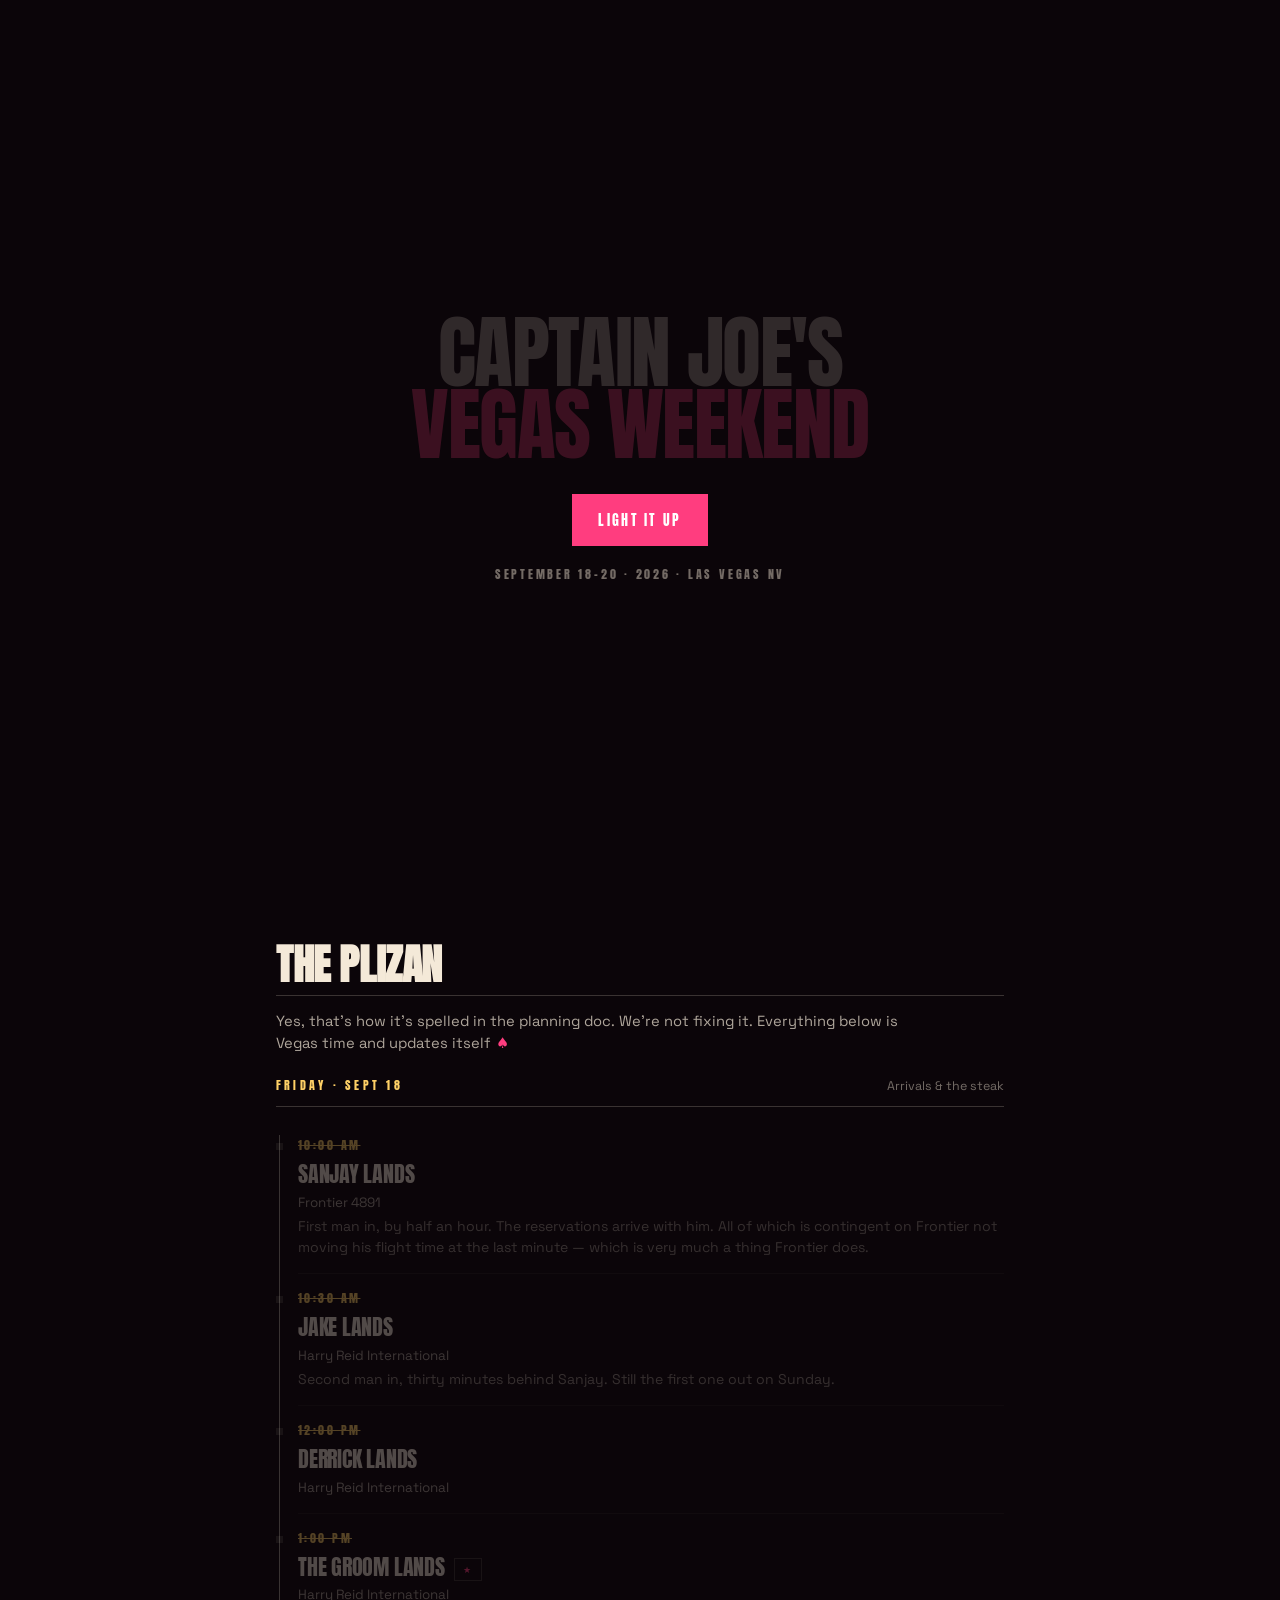
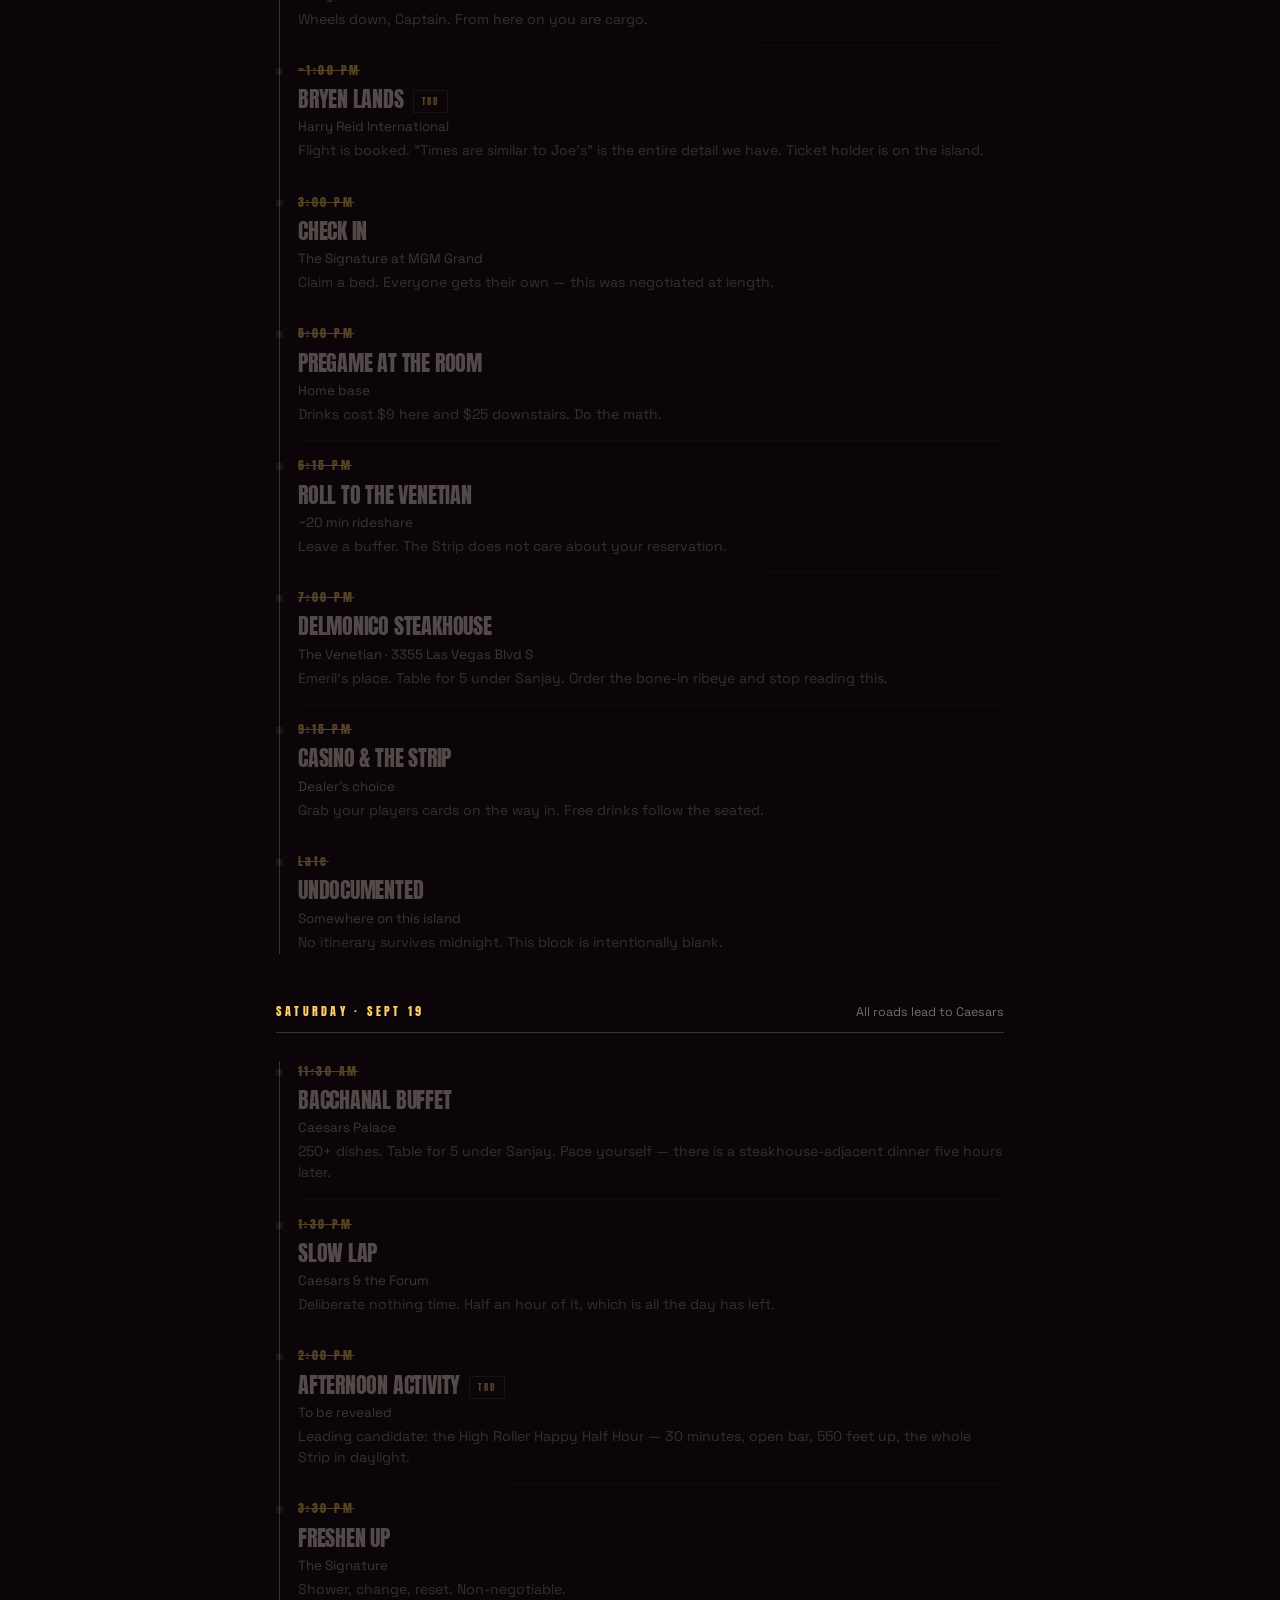
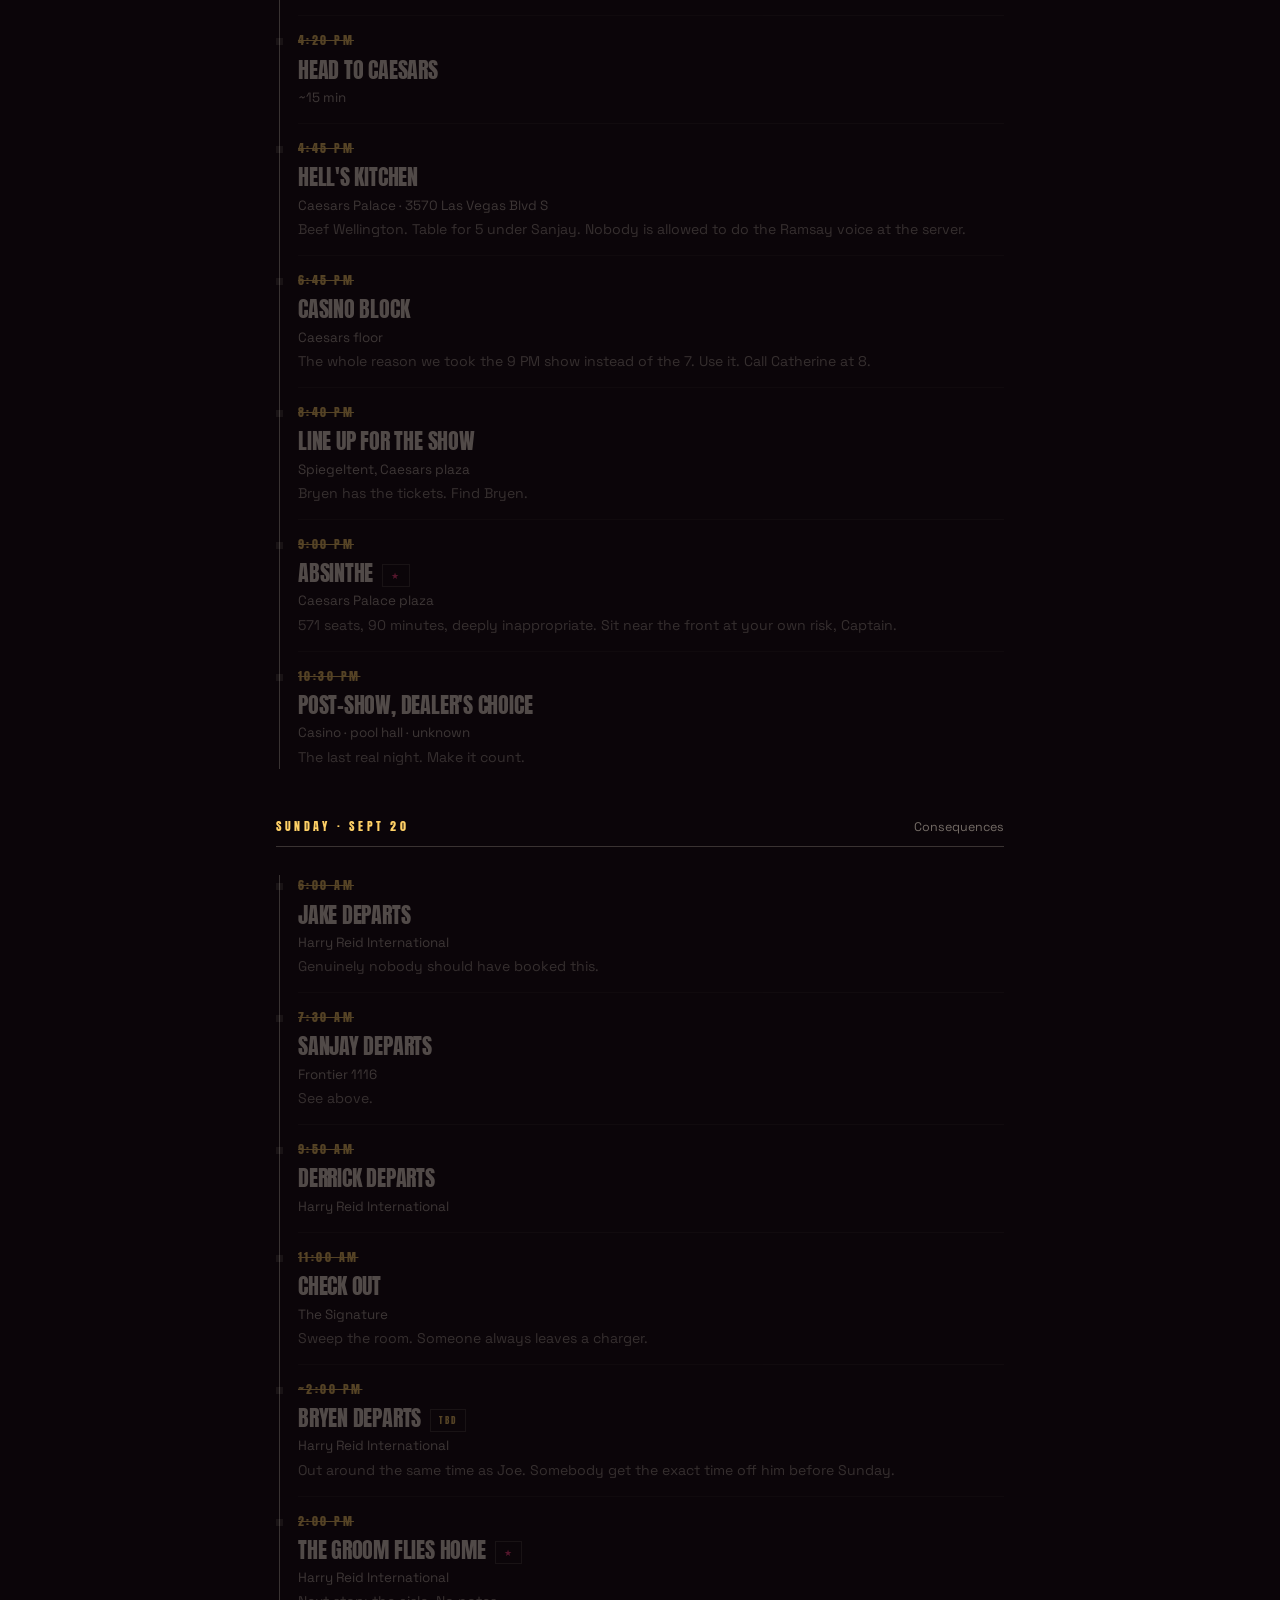
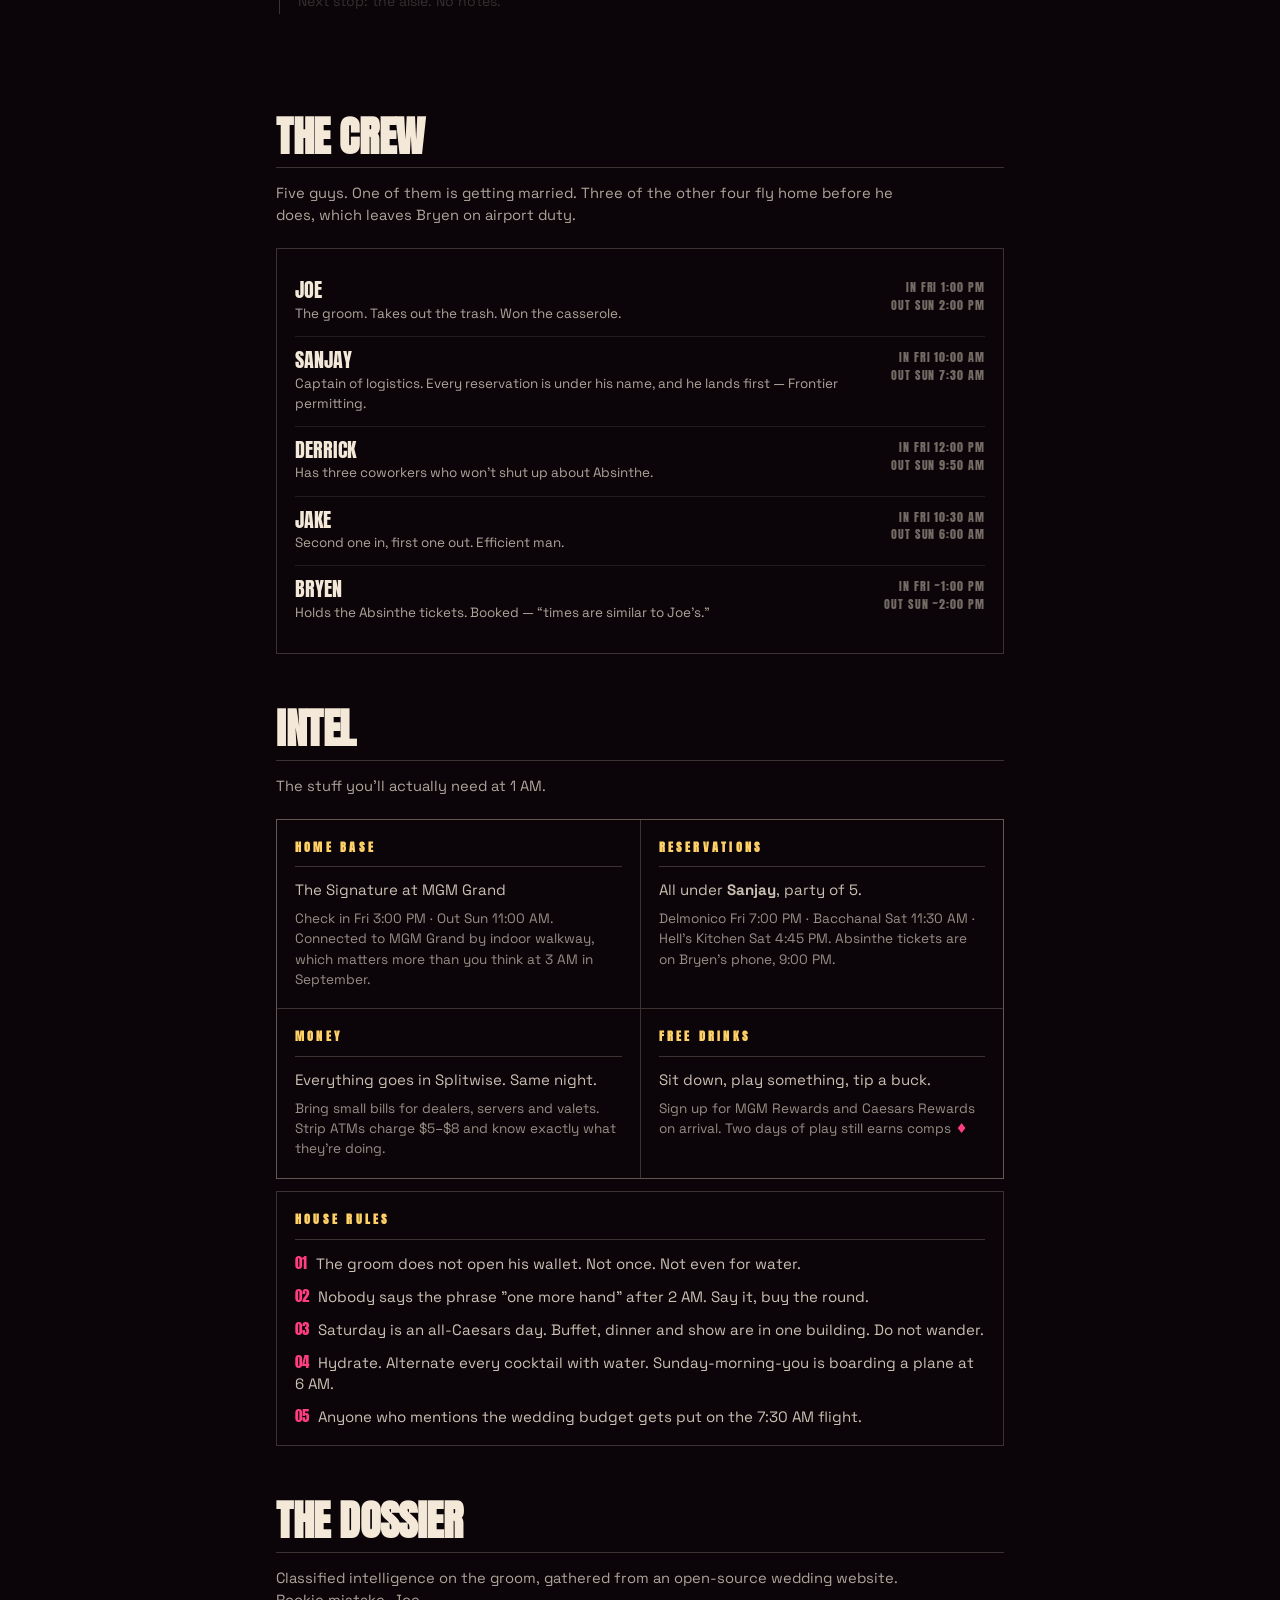
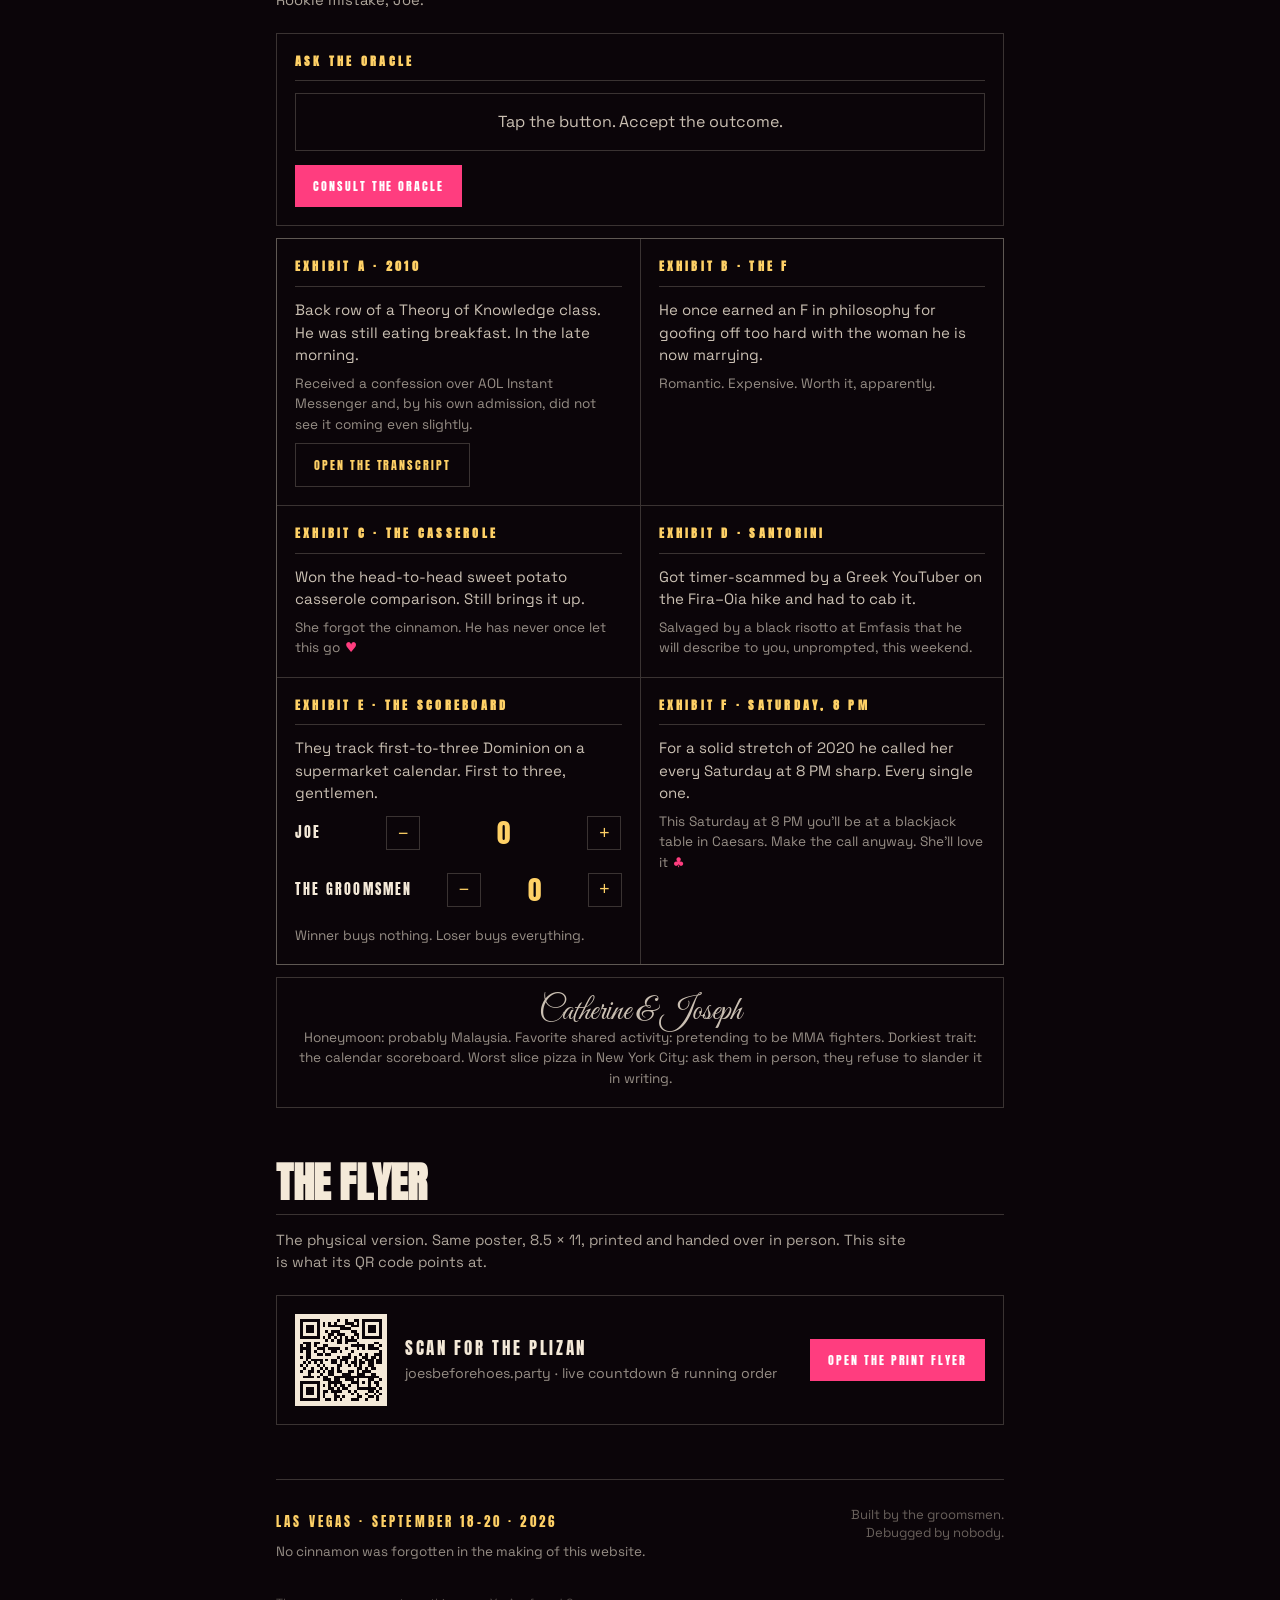
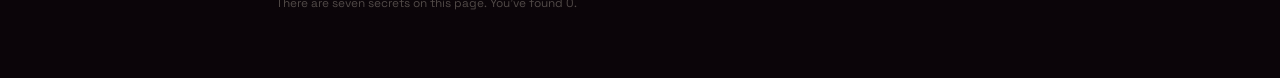
<file: index.html>
<!DOCTYPE html>
<html lang="en">
<head>
<meta charset="utf-8">
<meta name="viewport" content="width=device-width, initial-scale=1, viewport-fit=cover">
<title>Captain Joe's Vegas Weekend</title>
<meta name="description" content="Two nights. Five guys. One groom. Live itinerary.">
<meta name="robots" content="noindex, nofollow">
<meta name="theme-color" content="#0B0509">
<meta property="og:title" content="Captain Joe's Vegas Weekend">
<meta property="og:description" content="September 18–20, 2026. The plizan, revealed.">
<link rel="icon" href="data:image/svg+xml,<svg xmlns='http://www.w3.org/2000/svg' viewBox='0 0 100 100'><text y='.9em' font-size='90'>🎰</text></svg>">
<link rel="preconnect" href="https://fonts.googleapis.com">
<link rel="preconnect" href="https://fonts.gstatic.com" crossorigin>
<link href="https://fonts.googleapis.com/css2?family=Anton&family=Great+Vibes&family=Space+Grotesk:wght@400;500;700&display=swap" rel="stylesheet">
<link rel="stylesheet" href="tokens.css">
<style>
/* ─────────────────────────────────────────────────────────────
   CAPTAIN JOE — site styles, cut to match the flyer.
   Direction 1c, "1996 modern show poster": flat ink page, Anton
   condensed headline, pink accent band, gold hairline headers,
   square corners, no glow. Colours and type live in tokens.css,
   shared with /flyer/index.html — edit them there.
   ───────────────────────────────────────────────────────────── */
:root{
  --pad:clamp(18px,5.2vw,var(--gutter));   /* the flyer's 46px gutter, scaled down on phones */
  --measure:820px;
}
*{box-sizing:border-box}
html{-webkit-text-size-adjust:100%}
body{
  margin:0;background:var(--ink);color:var(--cream);font-family:var(--body);
  line-height:1.5;overflow-x:hidden;
}
::selection{background:var(--pink);color:var(--white)}
a{color:var(--gold);text-underline-offset:3px}
a:hover{color:var(--pink)}
a:focus-visible,button:focus-visible,[tabindex]:focus-visible{
  outline:2px solid var(--pink);outline-offset:3px;border-radius:0}
img,svg{max-width:100%}
.wrap{max-width:var(--measure);margin:0 auto;padding:0 var(--pad)}
.tnum{font-variant-numeric:tabular-nums}

/* the flyer's small caps: Anton, uppercase, wide tracking, gold */
.eyebrow{font-family:var(--head);text-transform:uppercase;letter-spacing:var(--tr-eyebrow);
  font-size:clamp(.62rem,2.4vw,.82rem);color:var(--gold)}
.script{font-family:var(--script);line-height:1;color:var(--gold)}

/* ── curtain ───────────────────────────────── */
#curtain{position:fixed;inset:0;z-index:99;background:var(--ink);display:grid;
  place-items:center;text-align:center;padding:var(--pad);transition:opacity .7s ease}
#curtain.out{opacity:0;pointer-events:none}
#curtain .dark-sign{font-family:var(--head);text-transform:uppercase;
  font-size:clamp(2.2rem,12vw,5rem);line-height:.9;letter-spacing:-.02em;
  color:rgba(244,233,216,.16)}
#curtain .dark-sign span{display:block;color:rgba(255,61,127,.2)}
#lightBtn{margin-top:34px;background:var(--pink);border:0;color:var(--white);
  font-family:var(--head);letter-spacing:var(--tr-label);text-transform:uppercase;
  font-size:.9rem;padding:15px 26px;border-radius:0;cursor:pointer}
#lightBtn:hover{background:#ff5a92}
#curtain small{display:block;margin-top:20px;color:var(--t45);font-size:.72rem;
  font-family:var(--head);letter-spacing:var(--tr-eyebrow);text-transform:uppercase}

/* ── poster header (the flyer, made live) ──── */
.poster{padding:clamp(22px,5vw,40px) 0 0}
.poster-rule{display:flex;justify-content:space-between;align-items:baseline;gap:14px}
.poster-rule .no{color:var(--t45)}
.kicker{font-family:var(--script);font-size:clamp(1.5rem,7vw,2.25rem);color:var(--gold);
  line-height:1;margin:clamp(18px,4vw,30px) 0 6px}
.headline{display:block;width:100%;margin:0;padding:0;border:0;background:none;
  text-align:left;font-family:var(--head);text-transform:uppercase;
  font-size:clamp(2.7rem,13.2vw,6.5rem);line-height:.86;letter-spacing:-.02em;
  color:var(--cream);cursor:pointer;user-select:none}
.headline.accent{color:var(--pink);cursor:default}
.sign-sub{margin-top:14px;font-family:var(--head);text-transform:uppercase;
  letter-spacing:var(--tr-label);font-size:clamp(.7rem,2.8vw,.9rem);color:var(--t60)}
.intro{margin:10px 0 0;max-width:640px;font-size:clamp(.95rem,3.6vw,1.06rem);
  line-height:1.45;color:var(--t78);text-wrap:pretty}

/* pink date band — lifted straight off the flyer */
.band{margin-top:clamp(22px,5vw,30px);background:var(--pink);color:var(--white);
  padding:16px 22px;display:flex;justify-content:space-between;align-items:center;
  gap:10px;flex-wrap:wrap;font-family:var(--head);text-transform:uppercase;
  letter-spacing:var(--tr-band);font-size:clamp(.8rem,3.2vw,1.25rem)}

/* ── now showing: letterboard + countdown ──── */
.board{margin-top:clamp(24px,5vw,34px);border-top:1px solid var(--hair);
  border-bottom:1px solid var(--hair);padding:18px 0}
.lb-label{font-family:var(--head);text-transform:uppercase;letter-spacing:var(--tr-header);
  font-size:.66rem;color:var(--gold);display:flex;align-items:center;gap:8px}
.dot{width:7px;height:7px;background:var(--pink);animation:pulse 1.6s ease-in-out infinite}
@keyframes pulse{50%{opacity:.2}}
.lb-line{font-family:var(--head);text-transform:uppercase;letter-spacing:-.01em;
  font-size:clamp(1.3rem,6vw,2rem);margin-top:9px;line-height:1.05}
.lb-meta{font-size:.86rem;color:var(--t60);margin-top:6px}
.clock{display:grid;grid-template-columns:repeat(4,1fr);gap:1px;margin-top:18px;
  background:var(--hair);border:1px solid var(--hair)}
.cell{background:var(--ink);padding:12px 2px 9px;text-align:center}
.cell b{display:block;font-family:var(--head);font-size:clamp(1.6rem,8vw,2.6rem);
  line-height:1;color:var(--gold);font-variant-numeric:tabular-nums}
.cell span{font-size:.58rem;letter-spacing:var(--tr-band);text-transform:uppercase;color:var(--t45)}
.vegastime{margin-top:12px;font-family:var(--head);letter-spacing:var(--tr-label);
  text-transform:uppercase;font-size:.72rem;color:var(--t45)}

/* ── sticky day rail ───────────────────────── */
.rail{position:sticky;top:0;z-index:20;background:var(--ink);
  border-bottom:1px solid var(--hair);margin-top:clamp(26px,5vw,34px)}
.rail-in{display:flex;gap:0;overflow-x:auto;padding:0;scrollbar-width:none;
  max-width:var(--measure);margin:0 auto;padding-inline:var(--pad)}
.rail-in::-webkit-scrollbar{display:none}
.chip{flex:0 0 auto;background:transparent;border:0;border-bottom:2px solid transparent;
  color:var(--t60);font-family:var(--head);letter-spacing:var(--tr-label);
  text-transform:uppercase;font-size:.74rem;padding:14px 14px 12px;cursor:pointer;
  text-decoration:none}
.chip:hover{color:var(--cream)}
.chip[aria-current="true"]{color:var(--pink);border-bottom-color:var(--pink)}

/* ── sections ──────────────────────────────── */
section{padding:clamp(34px,7vw,48px) 0 6px}
.sec-head{border-bottom:1px solid var(--hair);padding-bottom:10px}
.sec-head h2{font-family:var(--head);text-transform:uppercase;letter-spacing:-.01em;
  font-size:clamp(1.7rem,7.5vw,2.6rem);margin:0;line-height:1}
.sec-note{color:var(--t70);font-size:.92rem;margin:14px 0 22px;max-width:640px;text-wrap:pretty}

/* ── timeline ──────────────────────────────── */
.day{margin-bottom:34px}
.day-title{font-family:var(--head);text-transform:uppercase;letter-spacing:var(--tr-header);
  font-size:.78rem;color:var(--gold);padding-bottom:10px;border-bottom:1px solid var(--hair);
  display:flex;justify-content:space-between;align-items:baseline;gap:12px;cursor:default}
.day-title em{font-style:normal;color:var(--t45);font-family:var(--body);
  letter-spacing:0;font-size:.78rem;text-transform:none}
.items{list-style:none;margin:14px 0 0;padding:0 0 0 22px;position:relative}
.items:before{content:"";position:absolute;left:3px;top:14px;bottom:14px;width:1px;background:var(--hair)}
.item{position:relative;padding:15px 0;border-bottom:1px solid rgba(244,233,216,.08)}
.item:last-child{border-bottom:0}
.item:before{content:"";position:absolute;left:-22px;top:22px;width:7px;height:7px;
  background:var(--hair)}
.item .t{font-family:var(--head);letter-spacing:var(--tr-band);font-size:.76rem;
  color:var(--gold);font-variant-numeric:tabular-nums}
.item h3{margin:4px 0 2px;font-family:var(--head);text-transform:uppercase;
  font-size:clamp(1.05rem,4.4vw,1.35rem);letter-spacing:-.01em;font-weight:400}
.item p{margin:3px 0 0;font-size:.88rem;color:var(--t60)}
.item .where{font-size:.84rem;color:var(--t70)}
.item.past{opacity:.3}
.item.past .t{text-decoration:line-through}
.item.live{border-left:2px solid var(--pink);padding-left:14px;margin-left:-24px;
  padding-right:2px}
.item.live:before{left:-14px;background:var(--pink)}
.item.live h3{color:var(--white)}
.item.next:before{background:var(--gold)}
.tag{display:inline-block;font-family:var(--head);font-size:.56rem;letter-spacing:var(--tr-band);
  text-transform:uppercase;padding:4px 8px;margin-left:9px;vertical-align:3px}
.tag.live{background:var(--pink);color:var(--white)}
.tag.next{background:var(--gold);color:var(--ink)}
.tag.tbd{border:1px solid var(--hair);color:var(--gold)}
.tag.star{border:1px solid var(--hair);color:var(--pink)}
.bar{height:2px;background:var(--hair);margin-top:12px;overflow:hidden}
.bar i{display:block;height:100%;background:var(--pink)}

/* ── cards ─────────────────────────────────── */
.grid{display:grid;gap:1px;background:var(--hair);border:1px solid var(--hair)}
@media(min-width:620px){.grid.two{grid-template-columns:1fr 1fr}}
.card{background:var(--ink);border:1px solid var(--hair);border-radius:var(--radius);padding:18px}
.grid .card{border:0}
.card h3{margin:0 0 12px;font-family:var(--head);text-transform:uppercase;
  letter-spacing:var(--tr-header);font-size:.78rem;color:var(--gold);
  padding-bottom:10px;border-bottom:1px solid var(--hair)}
.card p{margin:0;font-size:.94rem;color:var(--t82)}
.card .small{font-size:.85rem;color:var(--t60);margin-top:7px}

/* the company list, same rhythm as the flyer's left column */
.person{display:flex;justify-content:space-between;gap:14px;padding:12px 0;
  border-bottom:1px solid rgba(244,233,216,.1)}
.person:last-child{border-bottom:0}
.person b{display:block;font-family:var(--head);text-transform:uppercase;font-weight:400;
  font-size:1.28rem;line-height:1.1}
.person .role{display:block;font-size:.84rem;color:var(--t70);margin-top:2px}
.person .fl{text-align:right;font-size:.74rem;color:var(--t45);white-space:nowrap;
  font-variant-numeric:tabular-nums;font-family:var(--head);letter-spacing:.08em;
  text-transform:uppercase}

.btn{display:inline-block;background:var(--pink);color:var(--white);text-decoration:none;
  border:0;font-family:var(--head);letter-spacing:var(--tr-label);text-transform:uppercase;
  font-size:.76rem;padding:12px 18px;border-radius:0;cursor:pointer}
.btn:hover{background:#ff5a92;color:var(--white)}
.btn.ghost{background:transparent;border:1px solid var(--hair);color:var(--gold)}
.btn.ghost:hover{background:transparent;border-color:var(--gold);color:var(--gold)}

.suit{color:var(--pink);cursor:pointer;padding:0 1px;transition:transform .2s}
.suit:hover{transform:scale(1.4);display:inline-block}
.suit.found{color:var(--gold)}

/* house rules, numbered like the flyer */
.rules{display:grid;gap:11px;margin:0;padding:0;list-style:none;
  font-size:.94rem;line-height:1.4;color:var(--t82);counter-reset:rule}
.rules li{counter-increment:rule}
.rules li:before{content:counter(rule,decimal-leading-zero);color:var(--pink);
  font-family:var(--head);margin-right:9px}

.oracle{min-height:3.4em;display:grid;place-items:center;text-align:center;
  font-size:1rem;padding:16px;border:1px solid var(--hair);margin-bottom:14px;color:var(--t82)}
.score{display:flex;align-items:center;justify-content:space-between;gap:10px;padding:8px 0;
  font-family:var(--head);text-transform:uppercase;letter-spacing:var(--tr-label);font-size:.86rem}
.score .n{font-family:var(--head);font-size:1.7rem;color:var(--gold);min-width:1.4em;
  text-align:center;letter-spacing:0}
.pill{background:transparent;border:1px solid var(--hair);color:var(--gold);width:34px;height:34px;
  border-radius:0;font-size:1.1rem;cursor:pointer;line-height:1}
.pill:hover{border-color:var(--gold)}

/* ── flyer callout ─────────────────────────── */
.flyer-card{display:flex;align-items:center;gap:18px;flex-wrap:wrap;
  border:1px solid var(--hair);padding:18px;margin-top:14px}
.flyer-card .qr{display:block;background:var(--cream);padding:5px;shape-rendering:crispEdges;flex:0 0 auto}
.flyer-card .label{font-family:var(--head);text-transform:uppercase;
  letter-spacing:var(--tr-label);font-size:1.05rem}
.flyer-card .sub{font-size:.88rem;color:var(--t60);margin-top:2px}
.flyer-card .txt{flex:1 1 220px;min-width:0}
.flyer-card .go{margin-left:auto;flex:0 0 auto}

/* aim window — 1996, on theme */
.aim{position:fixed;left:50%;top:50%;transform:translate(-50%,-50%) scale(.96);z-index:80;
  width:min(340px,92vw);background:#D6D3CE;color:#000;border:2px outset #fff;
  font-family:"Segoe UI",Tahoma,sans-serif;box-shadow:0 30px 80px rgba(0,0,0,.7);
  opacity:0;pointer-events:none;transition:opacity .22s ease,transform .22s ease}
.aim.show{opacity:1;pointer-events:auto;transform:translate(-50%,-50%) scale(1)}
.aim .bar2{background:linear-gradient(180deg,#2A5BC4,#12357F);color:#fff;font-size:.76rem;
  padding:4px 7px;display:flex;justify-content:space-between;font-weight:700}
.aim .bar2 button{background:#C9C6C1;border:1px outset #fff;width:17px;height:15px;
  font-size:.6rem;line-height:1;cursor:pointer}
.aim .msgs{padding:9px;font-size:.82rem;background:#fff;min-height:130px}
.aim .msgs p{margin:0 0 7px}
.aim .u1{color:#B8151B;font-weight:700}
.aim .u2{color:#1414B8;font-weight:700}
.aim .away{background:#FFF9D6;border-top:1px solid #B9B6B1;padding:6px 9px;font-size:.72rem;font-style:italic}

/* toast */
#toast{position:fixed;left:50%;bottom:24px;transform:translateX(-50%) translateY(20px);
  background:var(--ink);border:1px solid var(--pink);color:var(--cream);padding:12px 18px;
  border-radius:0;font-size:.86rem;z-index:90;opacity:0;transition:.3s;max-width:90vw;text-align:center}
#toast.show{opacity:1;transform:translateX(-50%) translateY(0)}

/* confetti */
.conf{position:fixed;top:-40px;font-size:20px;z-index:85;pointer-events:none;
  animation:fall linear forwards}
@keyframes fall{to{transform:translateY(110vh) rotate(720deg);opacity:.1}}

footer{margin-top:48px;padding:26px 0 60px;border-top:1px solid var(--hair);
  display:flex;align-items:flex-start;gap:20px;flex-wrap:wrap}
footer .credit{margin-left:auto;text-align:right;font-size:.82rem;color:var(--t40);line-height:1.4}
footer p{font-size:.84rem;color:var(--t60);margin:6px 0}
footer p.eyebrow{margin-bottom:10px}
.hidden-note{opacity:0;transition:opacity .5s}
.hidden-note.on{opacity:1}

/* the lights-up reveal: a lift, not a glow */
#sign .kicker,#sign .headline,#sign .sign-sub,#sign .intro,#sign .band{
  transition:opacity .6s ease,transform .6s ease}
#sign:not(.lit) .kicker,#sign:not(.lit) .headline,#sign:not(.lit) .sign-sub,
#sign:not(.lit) .intro,#sign:not(.lit) .band{opacity:.001;transform:translateY(14px)}
#sign.lit .headline{transition-delay:.06s}
#sign.lit .sign-sub{transition-delay:.12s}
#sign.lit .intro{transition-delay:.16s}
#sign.lit .band{transition-delay:.22s}

@media(prefers-reduced-motion:reduce){
  *,*:before,*:after{animation-duration:.001ms!important;animation-iteration-count:1!important;
    transition-duration:.01ms!important}
}
</style>
</head>
<body>

<!-- ══ CURTAIN ══ -->
<div id="curtain">
  <div>
    <div class="dark-sign">Captain Joe's<span>Vegas Weekend</span></div>
    <button id="lightBtn">Light it up</button>
    <small>September 18–20 · 2026 · Las Vegas NV</small>
  </div>
</div>

<main id="app">
<div class="wrap">

  <!-- ══ POSTER HEADER — the flyer, made live ══ -->
  <header class="poster" id="sign">
    <div class="poster-rule eyebrow">
      <span>Las Vegas · 2 nights only</span><span class="no">No. 001</span>
    </div>

    <div class="kicker">two nights only</div>
    <button class="headline" id="neonTitle" title="Go on, tap it">Captain Joe's</button>
    <div class="headline accent">Vegas Weekend</div>
    <div class="sign-sub" id="signSub">The Chakko Kid · Groom, temporarily unsupervised</div>
    <p class="intro">Five men, one weekend, and the last unsupervised hours before the wedding. Two nights in Las Vegas — shows, cards, questionable decisions, and a running order nobody intends to follow.</p>

    <div class="band">
      <div>Sept 18 – 20 · 2026</div>
      <div>Final weekend before the final 2</div>
    </div>

    <!-- now showing -->
    <div class="board">
      <div class="lb-label"><span class="dot"></span><span id="lbLabel">Doors open in</span></div>
      <div class="lb-line" id="lbLine">The plizan is loading…</div>
      <div class="lb-meta" id="lbMeta"></div>

      <div class="clock" id="clock">
        <div class="cell"><b id="cD">--</b><span>Days</span></div>
        <div class="cell"><b id="cH">--</b><span>Hrs</span></div>
        <div class="cell"><b id="cM">--</b><span>Min</span></div>
        <div class="cell"><b id="cS">--</b><span>Sec</span></div>
      </div>
      <div class="vegastime">Vegas time · <span class="tnum" id="vt">--:--</span></div>
    </div>
  </header>
</div>

<!-- ══ DAY RAIL ══ -->
<nav class="rail"><div class="rail-in">
  <a class="chip" href="#fri">Friday</a>
  <a class="chip" href="#sat">Saturday</a>
  <a class="chip" href="#sun">Sunday</a>
  <a class="chip" href="#crew">The Crew</a>
  <a class="chip" href="#intel">Intel</a>
  <a class="chip" href="#dossier">Dossier</a>
  <a class="chip" href="#flyer">Flyer</a>
</div></nav>

<div class="wrap">

  <!-- ══ SCHEDULE ══ -->
  <section id="schedule">
    <div class="sec-head"><h2>The Plizan</h2></div>
    <p class="sec-note">Yes, that's how it's spelled in the planning doc. We're not fixing it. Everything below is Vegas time and updates itself <span class="suit" data-suit="♠">♠</span></p>

    <div class="day" id="fri">
      <div class="day-title" data-day="Friday"><span>Friday · Sept 18</span><em>Arrivals & the steak</em></div>
      <ul class="items" data-day="fri"></ul>
    </div>
    <div class="day" id="sat">
      <div class="day-title" data-day="Saturday"><span>Saturday · Sept 19</span><em>All roads lead to Caesars</em></div>
      <ul class="items" data-day="sat"></ul>
    </div>
    <div class="day" id="sun">
      <div class="day-title" data-day="Sunday"><span>Sunday · Sept 20</span><em>Consequences</em></div>
      <ul class="items" data-day="sun"></ul>
    </div>
  </section>

  <!-- ══ CREW ══ -->
  <section id="crew">
    <div class="sec-head"><h2>The Crew</h2></div>
    <p class="sec-note">Five guys. One of them is getting married. Three of the other four fly home before he does, which leaves Bryen on airport duty.</p>
    <div class="card">
      <div class="person"><div><b>Joe</b><span class="role">The groom. Takes out the trash. Won the casserole.</span></div><div class="fl">In Fri 1:00 PM<br>Out Sun 2:00 PM</div></div>
      <div class="person"><div><b>Sanjay</b><span class="role">Captain of logistics. Every reservation is under his name, and he lands first — Frontier permitting.</span></div><div class="fl">In Fri 10:00 AM<br>Out Sun 7:30 AM</div></div>
      <div class="person"><div><b>Derrick</b><span class="role">Has three coworkers who won't shut up about Absinthe.</span></div><div class="fl">In Fri 12:00 PM<br>Out Sun 9:50 AM</div></div>
      <div class="person"><div><b>Jake</b><span class="role">Second one in, first one out. Efficient man.</span></div><div class="fl">In Fri 10:30 AM<br>Out Sun 6:00 AM</div></div>
      <div class="person"><div><b>Bryen</b><span class="role">Holds the Absinthe tickets. Booked — “times are similar to Joe’s.”</span></div><div class="fl">In Fri ~1:00 PM<br>Out Sun ~2:00 PM</div></div>
    </div>
  </section>

  <!-- ══ INTEL ══ -->
  <section id="intel">
    <div class="sec-head"><h2>Intel</h2></div>
    <p class="sec-note">The stuff you'll actually need at 1 AM.</p>
    <div class="grid two">
      <div class="card">
        <h3>Home base</h3>
        <p>The Signature at MGM Grand</p>
        <p class="small">Check in Fri 3:00 PM · Out Sun 11:00 AM. Connected to MGM Grand by indoor walkway, which matters more than you think at 3 AM in September.</p>
      </div>
      <div class="card">
        <h3>Reservations</h3>
        <p>All under <b>Sanjay</b>, party of 5.</p>
        <p class="small">Delmonico Fri 7:00 PM · Bacchanal Sat 11:30 AM · Hell's Kitchen Sat 4:45 PM. Absinthe tickets are on Bryen's phone, 9:00 PM.</p>
      </div>
      <div class="card">
        <h3>Money</h3>
        <p>Everything goes in Splitwise. Same night.</p>
        <p class="small">Bring small bills for dealers, servers and valets. Strip ATMs charge $5–$8 and know exactly what they're doing.</p>
      </div>
      <div class="card">
        <h3>Free drinks</h3>
        <p>Sit down, play something, tip a buck.</p>
        <p class="small">Sign up for MGM Rewards and Caesars Rewards on arrival. Two days of play still earns comps <span class="suit" data-suit="♦">♦</span></p>
      </div>
    </div>

    <div class="card" style="margin-top:12px">
      <h3>House rules</h3>
      <ul class="rules">
        <li>The groom does not open his wallet. Not once. Not even for water.</li>
        <li>Nobody says the phrase "one more hand" after 2 AM. Say it, buy the round.</li>
        <li>Saturday is an all-Caesars day. Buffet, dinner and show are in one building. Do not wander.</li>
        <li>Hydrate. Alternate every cocktail with water. Sunday-morning-you is boarding a plane at 6 AM.</li>
        <li>Anyone who mentions the wedding budget gets put on the 7:30 AM flight.</li>
      </ul>
    </div>
  </section>

  <!-- ══ DOSSIER ══ -->
  <section id="dossier">
    <div class="sec-head"><h2>The Dossier</h2></div>
    <p class="sec-note">Classified intelligence on the groom, gathered from an open-source wedding website. Rookie mistake, Joe.</p>

    <div class="card" style="margin-bottom:12px">
      <h3>Ask the oracle</h3>
      <div class="oracle" id="oracle">Tap the button. Accept the outcome.</div>
      <button class="btn" id="oracleBtn">Consult the oracle</button>
    </div>

    <div class="grid two">
      <div class="card">
        <h3>Exhibit A · 2010</h3>
        <p>Back row of a Theory of Knowledge class. He was still eating breakfast. In the late morning.</p>
        <p class="small">Received a confession over AOL Instant Messenger and, by his own admission, did not see it coming even slightly. <button class="btn ghost" id="aimBtn" style="margin-top:8px">Open the transcript</button></p>
      </div>
      <div class="card">
        <h3>Exhibit B · the F</h3>
        <p>He once earned an F in philosophy for goofing off too hard with the woman he is now marrying.</p>
        <p class="small">Romantic. Expensive. Worth it, apparently.</p>
      </div>
      <div class="card">
        <h3>Exhibit C · the casserole</h3>
        <p>Won the head-to-head sweet potato casserole comparison. Still brings it up.</p>
        <p class="small">She forgot the cinnamon. He has never once let this go <span class="suit" data-suit="♥">♥</span></p>
      </div>
      <div class="card">
        <h3>Exhibit D · Santorini</h3>
        <p>Got timer-scammed by a Greek YouTuber on the Fira–Oia hike and had to cab it.</p>
        <p class="small">Salvaged by a black risotto at Emfasis that he will describe to you, unprompted, this weekend.</p>
      </div>
      <div class="card">
        <h3>Exhibit E · the scoreboard</h3>
        <p>They track first-to-three Dominion on a supermarket calendar. First to three, gentlemen.</p>
        <div class="score"><span>Joe</span><button class="pill" data-s="j" data-d="-1">−</button><span class="n" id="sj">0</span><button class="pill" data-s="j" data-d="1">+</button></div>
        <div class="score"><span>The Groomsmen</span><button class="pill" data-s="g" data-d="-1">−</button><span class="n" id="sg">0</span><button class="pill" data-s="g" data-d="1">+</button></div>
        <p class="small" id="scoreNote">Winner buys nothing. Loser buys everything.</p>
      </div>
      <div class="card">
        <h3>Exhibit F · Saturday, 8 PM</h3>
        <p>For a solid stretch of 2020 he called her every Saturday at 8 PM sharp. Every single one.</p>
        <p class="small">This Saturday at 8 PM you'll be at a blackjack table in Caesars. Make the call anyway. She'll love it <span class="suit" data-suit="♣">♣</span></p>
      </div>
    </div>

    <div class="card" style="margin-top:12px;text-align:center">
      <p class="script" style="font-size:2rem">Catherine &amp; Joseph</p>
      <p class="small" style="margin-top:0">Honeymoon: probably Malaysia. Favorite shared activity: pretending to be MMA fighters. Dorkiest trait: the calendar scoreboard. Worst slice pizza in New York City: ask them in person, they refuse to slander it in writing.</p>
    </div>
  </section>

  <!-- ══ THE FLYER ══ -->
  <section id="flyer">
    <div class="sec-head"><h2>The Flyer</h2></div>
    <p class="sec-note">The physical version. Same poster, 8.5 × 11, printed and handed over in person. This site is what its QR code points at.</p>
    <div class="flyer-card">
      <svg class="qr" xmlns="http://www.w3.org/2000/svg" viewBox="0 0 29 29" width="92" height="92" role="img" aria-label="QR code to the live itinerary"><path stroke="#0b0509" d="M0 0.5h7m6 0h1m2 0h1m2 0h2m1 0h7m-29 1h1m5 0h1m1 0h1m1 0h1m1 0h1m3 0h3m1 0h1m1 0h1m5 0h1m-29 1h1m1 0h3m1 0h1m1 0h1m1 0h6m2 0h3m1 0h1m1 0h3m1 0h1m-29 1h1m1 0h3m1 0h1m7 0h4m4 0h1m1 0h3m1 0h1m-29 1h1m1 0h3m1 0h1m2 0h1m1 0h3m4 0h2m2 0h1m1 0h3m1 0h1m-29 1h1m5 0h1m3 0h2m1 0h3m3 0h2m1 0h1m5 0h1m-29 1h7m1 0h1m1 0h1m1 0h1m1 0h1m1 0h1m1 0h1m1 0h1m1 0h7m-20 1h1m1 0h1m1 0h2m1 0h4m-19 1h3m1 0h2m6 0h2m1 0h1m3 0h1m5 0h2m-28 1h1m1 0h2m1 0h1m2 0h2m8 0h5m1 0h2m2 0h1m-29 1h4m2 0h3m1 0h4m2 0h1m3 0h1m1 0h1m1 0h4m-28 1h1m1 0h2m1 0h1m2 0h1m2 0h2m1 0h1m3 0h1m9 0h1m-27 1h2m2 0h2m1 0h2m6 0h1m3 0h1m1 0h1m2 0h3m-29 1h1m1 0h2m9 0h1m1 0h3m1 0h1m2 0h2m1 0h2m1 0h1m-27 1h1m1 0h4m1 0h1m1 0h2m1 0h3m2 0h1m1 0h1m1 0h3m1 0h2m-28 1h1m1 0h1m1 0h1m1 0h1m3 0h2m1 0h1m1 0h1m1 0h2m1 0h2m1 0h2m1 0h2m-29 1h1m1 0h1m3 0h1m1 0h1m4 0h2m2 0h1m1 0h1m1 0h1m2 0h2m-25 1h1m2 0h1m2 0h1m1 0h1m1 0h1m1 0h1m6 0h2m1 0h1m1 0h2m-27 1h1m2 0h2m1 0h1m1 0h1m1 0h2m1 0h2m2 0h2m1 0h1m1 0h3m-22 1h1m3 0h1m2 0h2m3 0h3m2 0h3m2 0h2m-26 1h4m1 0h1m1 0h2m2 0h16m-20 1h3m1 0h2m2 0h3m1 0h1m3 0h2m2 0h1m-29 1h7m3 0h5m3 0h3m1 0h1m1 0h1m1 0h2m-28 1h1m5 0h1m1 0h1m1 0h1m1 0h1m1 0h2m1 0h1m2 0h1m3 0h1m2 0h1m-28 1h1m1 0h3m1 0h1m3 0h2m1 0h1m1 0h2m3 0h7m1 0h1m-29 1h1m1 0h3m1 0h1m1 0h2m1 0h4m2 0h1m1 0h1m4 0h2m1 0h1m-28 1h1m1 0h3m1 0h1m1 0h1m3 0h1m5 0h1m1 0h1m2 0h1m2 0h1m1 0h1m-29 1h1m5 0h1m1 0h1m3 0h2m1 0h1m4 0h2m2 0h2m1 0h1m-28 1h7m2 0h2m1 0h1m1 0h1m3 0h3m2 0h1m3 0h1"/></svg>
      <div class="txt">
        <div class="label">Scan for the plizan</div>
        <div class="sub">joesbeforehoes.party · live countdown &amp; running order</div>
      </div>
      <a class="btn go" href="flyer/">Open the print flyer</a>
    </div>
  </section>

  <footer>
    <div>
      <p class="eyebrow">Las Vegas · September 18–20 · 2026</p>
      <p>No cinnamon was forgotten in the making of this website.</p>
      <p class="hidden-note" id="secretFooter">🃏 Royal flush. You found all four. Nothing happens now, but we're both impressed.</p>
      <p style="opacity:.5;font-size:.74rem">There are seven secrets on this page. You've found <span id="eggCount">0</span>.</p>
    </div>
    <div class="credit">Built by the groomsmen.<br>Debugged by nobody.</div>
  </footer>
</div>
</main>

<!-- AIM -->
<div class="aim" id="aim" role="dialog" aria-label="Instant message transcript">
  <div class="bar2"><span>ChakkoKid305 — Instant Message</span><button id="aimClose" aria-label="Close">✕</button></div>
  <div class="msgs">
    <p><span class="u1">catherinexo:</span> hey so this is going to sound insane</p>
    <p><span class="u1">catherinexo:</span> i think i like you</p>
    <p style="color:#666;font-style:italic">ChakkoKid305 is typing…</p>
    <p style="color:#666;font-style:italic">ChakkoKid305 has stopped typing…</p>
    <p><span class="u2">ChakkoKid305:</span> wait</p>
    <p><span class="u2">ChakkoKid305:</span> you have crushes??</p>
    <p style="color:#666;font-style:italic">— 9 years pass —</p>
    <p><span class="u2">ChakkoKid305:</span> good morning 🙂</p>
    <p style="color:#666;font-style:italic">catherinexo left this on read.</p>
  </div>
  <div class="away">Away message: "at a bachelor party in vegas, brb sunday"</div>
</div>

<div id="toast" role="status"></div>

<script>
(function(){
"use strict";

/* Vegas runs on PDT (UTC−7) through Nov 1 2026, so every timestamp is pinned
   to −07:00. The page then reads correctly from any device, any timezone. */
var PT="-07:00";
function T(s){return new Date(s+":00"+PT).getTime();}

/* Preview any moment with ?now=2026-09-19T17:30 — useful for testing. */
var q=new URLSearchParams(location.search), fake=q.get("now");
var offset = fake ? (T(fake.length===16?fake:fake.slice(0,16)) - Date.now()) : 0;
function now(){return Date.now()+offset;}

var S=[
/* FRIDAY */
{d:"fri",s:"2026-09-18T10:00",e:"2026-09-18T10:45",t:"10:00 AM",h:"Sanjay lands",w:"Frontier 4891",n:"First man in, by half an hour. The reservations arrive with him. All of which is contingent on Frontier not moving his flight time at the last minute — which is very much a thing Frontier does."},
{d:"fri",s:"2026-09-18T10:30",e:"2026-09-18T11:15",t:"10:30 AM",h:"Jake lands",w:"Harry Reid International",n:"Second man in, thirty minutes behind Sanjay. Still the first one out on Sunday."},
{d:"fri",s:"2026-09-18T12:00",e:"2026-09-18T12:45",t:"12:00 PM",h:"Derrick lands",w:"Harry Reid International",n:""},
{d:"fri",s:"2026-09-18T13:00",e:"2026-09-18T13:45",t:"1:00 PM",h:"The groom lands",w:"Harry Reid International",n:"Wheels down, Captain. From here on you are cargo.",star:1},
{d:"fri",s:"2026-09-18T13:00",e:"2026-09-18T13:45",t:"~1:00 PM",h:"Bryen lands",w:"Harry Reid International",n:"Flight is booked. \"Times are similar to Joe's\" is the entire detail we have. Ticket holder is on the island.",tbd:1},
{d:"fri",s:"2026-09-18T15:00",e:"2026-09-18T17:00",t:"3:00 PM",h:"Check in",w:"The Signature at MGM Grand",n:"Claim a bed. Everyone gets their own — this was negotiated at length."},
{d:"fri",s:"2026-09-18T17:00",e:"2026-09-18T18:15",t:"5:00 PM",h:"Pregame at the room",w:"Home base",n:"Drinks cost $9 here and $25 downstairs. Do the math."},
{d:"fri",s:"2026-09-18T18:15",e:"2026-09-18T19:00",t:"6:15 PM",h:"Roll to The Venetian",w:"~20 min rideshare",n:"Leave a buffer. The Strip does not care about your reservation."},
{d:"fri",s:"2026-09-18T19:00",e:"2026-09-18T21:15",t:"7:00 PM",h:"Delmonico Steakhouse",w:"The Venetian · 3355 Las Vegas Blvd S",n:"Emeril's place. Table for 5 under Sanjay. Order the bone-in ribeye and stop reading this."},
{d:"fri",s:"2026-09-18T21:15",e:"2026-09-19T00:00",t:"9:15 PM",h:"Casino & the Strip",w:"Dealer's choice",n:"Grab your players cards on the way in. Free drinks follow the seated."},
{d:"fri",s:"2026-09-19T00:00",e:"2026-09-19T02:30",t:"Late",h:"Undocumented",w:"Somewhere on this island",n:"No itinerary survives midnight. This block is intentionally blank."},
/* SATURDAY */
{d:"sat",s:"2026-09-19T11:30",e:"2026-09-19T13:30",t:"11:30 AM",h:"Bacchanal Buffet",w:"Caesars Palace",n:"250+ dishes. Table for 5 under Sanjay. Pace yourself — there is a steakhouse-adjacent dinner five hours later."},
{d:"sat",s:"2026-09-19T13:30",e:"2026-09-19T14:00",t:"1:30 PM",h:"Slow lap",w:"Caesars & the Forum",n:"Deliberate nothing time. Half an hour of it, which is all the day has left."},
{d:"sat",s:"2026-09-19T14:00",e:"2026-09-19T15:30",t:"2:00 PM",h:"Afternoon activity",w:"To be revealed",n:"Leading candidate: the High Roller Happy Half Hour — 30 minutes, open bar, 550 feet up, the whole Strip in daylight.",tbd:1},
{d:"sat",s:"2026-09-19T15:30",e:"2026-09-19T16:20",t:"3:30 PM",h:"Freshen up",w:"The Signature",n:"Shower, change, reset. Non-negotiable."},
{d:"sat",s:"2026-09-19T16:20",e:"2026-09-19T16:45",t:"4:20 PM",h:"Head to Caesars",w:"~15 min",n:""},
{d:"sat",s:"2026-09-19T16:45",e:"2026-09-19T18:45",t:"4:45 PM",h:"Hell's Kitchen",w:"Caesars Palace · 3570 Las Vegas Blvd S",n:"Beef Wellington. Table for 5 under Sanjay. Nobody is allowed to do the Ramsay voice at the server."},
{d:"sat",s:"2026-09-19T18:45",e:"2026-09-19T20:40",t:"6:45 PM",h:"Casino block",w:"Caesars floor",n:"The whole reason we took the 9 PM show instead of the 7. Use it. Call Catherine at 8."},
{d:"sat",s:"2026-09-19T20:40",e:"2026-09-19T21:00",t:"8:40 PM",h:"Line up for the show",w:"Spiegeltent, Caesars plaza",n:"Bryen has the tickets. Find Bryen."},
{d:"sat",s:"2026-09-19T21:00",e:"2026-09-19T22:30",t:"9:00 PM",h:"ABSINTHE",w:"Caesars Palace plaza",n:"571 seats, 90 minutes, deeply inappropriate. Sit near the front at your own risk, Captain.",star:1},
{d:"sat",s:"2026-09-19T22:30",e:"2026-09-20T03:00",t:"10:30 PM",h:"Post-show, dealer's choice",w:"Casino · pool hall · unknown",n:"The last real night. Make it count."},
/* SUNDAY */
{d:"sun",s:"2026-09-20T06:00",e:"2026-09-20T06:30",t:"6:00 AM",h:"Jake departs",w:"Harry Reid International",n:"Genuinely nobody should have booked this."},
{d:"sun",s:"2026-09-20T07:30",e:"2026-09-20T08:00",t:"7:30 AM",h:"Sanjay departs",w:"Frontier 1116",n:"See above."},
{d:"sun",s:"2026-09-20T09:50",e:"2026-09-20T10:20",t:"9:50 AM",h:"Derrick departs",w:"Harry Reid International",n:""},
{d:"sun",s:"2026-09-20T11:00",e:"2026-09-20T11:30",t:"11:00 AM",h:"Check out",w:"The Signature",n:"Sweep the room. Someone always leaves a charger."},
{d:"sun",s:"2026-09-20T14:00",e:"2026-09-20T14:30",t:"~2:00 PM",h:"Bryen departs",w:"Harry Reid International",n:"Out around the same time as Joe. Somebody get the exact time off him before Sunday.",tbd:1},
{d:"sun",s:"2026-09-20T14:00",e:"2026-09-20T14:30",t:"2:00 PM",h:"The groom flies home",w:"Harry Reid International",n:"Next stop: the aisle. No notes.",star:1}
];
S.forEach(function(x){x.S=T(x.s);x.E=T(x.e);});

/* ── render ── */
["fri","sat","sun"].forEach(function(d){
  var ul=document.querySelector('.items[data-day="'+d+'"]');
  S.filter(function(x){return x.d===d;}).forEach(function(x,i){
    var li=document.createElement("li");
    li.className="item";li.dataset.i=S.indexOf(x);
    li.innerHTML='<div class="t">'+x.t+'</div>'+
      '<h3>'+x.h+(x.star?'<span class="tag star">★</span>':'')+(x.tbd?'<span class="tag tbd">TBD</span>':'')+'<span class="slot"></span></h3>'+
      (x.w?'<div class="where">'+x.w+'</div>':'')+
      (x.n?'<p>'+x.n+'</p>':'')+
      '<div class="bar" hidden><i style="width:0"></i></div>';
    ul.appendChild(li);
  });
});

var els=[].slice.call(document.querySelectorAll(".item"));
var lbLabel=document.getElementById("lbLabel"),lbLine=document.getElementById("lbLine"),
    lbMeta=document.getElementById("lbMeta"),vt=document.getElementById("vt"),
    cD=document.getElementById("cD"),cH=document.getElementById("cH"),
    cM=document.getElementById("cM"),cS=document.getElementById("cS");
var vfmt=new Intl.DateTimeFormat("en-US",{timeZone:"America/Los_Angeles",hour:"numeric",minute:"2-digit"});
var p2=function(n){return String(n).padStart(2,"0");};

function tick(){
  var t=now(), live=null, next=null;
  els.forEach(function(li){
    var x=S[+li.dataset.i], cls="item", slot=li.querySelector(".slot"), bar=li.querySelector(".bar");
    if(t>=x.E){cls+=" past";slot.innerHTML="";bar.hidden=true;}
    else if(t>=x.S){cls+=" live";live=x;slot.innerHTML='<span class="tag live">Now</span>';
      bar.hidden=false;bar.firstElementChild.style.width=Math.min(100,(t-x.S)/(x.E-x.S)*100)+"%";}
    else{if(!next){next=x;cls+=" next";slot.innerHTML='<span class="tag next">Up next</span>';}
      else slot.innerHTML="";bar.hidden=true;}
    li.className=cls;
  });

  var target = next?next.S:null, label, line, meta;
  if(live){label="Happening now";line=live.h;meta=live.w+(next?" · then "+next.h+" at "+next.t:"");}
  else if(next && t<S[0].S){label="Doors open in";line="Vegas · "+next.h;meta="Friday "+next.t+" Vegas time";}
  else if(next){label="Up next";line=next.h;meta=next.w+" · "+next.t;}
  else{label="That's a wrap";line="See you at the wedding";meta="Two nights. Zero regrets. Some regrets.";}
  lbLabel.textContent=label;lbLine.textContent=line;lbMeta.textContent=meta;

  if(target){
    var s=Math.max(0,Math.floor((target-t)/1000));
    cD.textContent=p2(Math.floor(s/86400));cH.textContent=p2(Math.floor(s/3600)%24);
    cM.textContent=p2(Math.floor(s/60)%60);cS.textContent=p2(s%60);
  }else{cD.textContent=cH.textContent=cM.textContent=cS.textContent="00";}
  vt.textContent=vfmt.format(new Date(t));
}
tick();setInterval(tick,1000);

/* jump to whatever is happening, once */
setTimeout(function(){
  var el=document.querySelector(".item.live")||document.querySelector(".item.next");
  if(el&&location.hash==="")el.scrollIntoView({block:"center",behavior:"smooth"});
},1400);

/* ── curtain ── */
var curtain=document.getElementById("curtain"),sign=document.getElementById("sign");
document.getElementById("lightBtn").addEventListener("click",function(){
  sign.classList.add("lit");curtain.classList.add("out");
  setTimeout(function(){curtain.style.display="none";},760);
  toast("🎰 Welcome to Las Vegas, Captain.");
});

/* ── easter eggs ── */
var found={},eggEl=document.getElementById("eggCount");
function egg(k,msg){if(found[k])return;found[k]=1;eggEl.textContent=Object.keys(found).length;if(msg)toast(msg);}
var tEl=document.getElementById("toast"),tTimer;
function toast(m){tEl.textContent=m;tEl.classList.add("show");clearTimeout(tTimer);
  tTimer=setTimeout(function(){tEl.classList.remove("show");},3600);}

/* 1. the sign itself */
var names=["Captain Joe's","VIVA LAS JOE","THE CHAKKO KID","THE PLIZAN","GROOM, LOOSE"],ni=0;
var subs=["The Chakko Kid · Groom, temporarily unsupervised",
  "Est. back row, Theory of Knowledge, 2010",
  "Undefeated · Sweet Potato Casserole",
  "Two nights only · then he belongs to Catherine",
  "Warning: laughs at own jokes, must leave table"];
document.getElementById("neonTitle").addEventListener("click",function(){
  ni=(ni+1)%names.length;this.textContent=names[ni];
  document.getElementById("signSub").innerHTML=subs[ni];
  if(ni===1)egg("sign","💡 The sign has five names. Keep tapping.");
});

/* 2. AIM transcript */
var aim=document.getElementById("aim");
function openAim(){aim.classList.add("show");egg("aim","💬 ChakkoKid305 is online.");}
document.getElementById("aimBtn").addEventListener("click",openAim);
document.getElementById("aimClose").addEventListener("click",function(){aim.classList.remove("show");});

/* 3. suit hunt */
var suits={};
document.querySelectorAll(".suit").forEach(function(s){
  s.setAttribute("tabindex","0");s.setAttribute("role","button");
  var go=function(){s.classList.add("found");suits[s.dataset.suit]=1;
    var n=Object.keys(suits).length;
    if(n<4)toast("🂠 "+n+" of 4 suits found.");
    else{egg("flush","🃏 Royal flush.");document.getElementById("secretFooter").classList.add("on");
      confetti(["♠","♥","♦","♣"]);}};
  s.addEventListener("click",go);
  s.addEventListener("keydown",function(e){if(e.key==="Enter"||e.key===" "){e.preventDefault();go();}});
});

/* 4. the oracle */
var oracles=["Bet the pass line. Trust the process.",
  "You will describe the black risotto to someone tonight. They did not ask.",
  "Someone at this table is about to say \u201cone more hand.\u201d Prepare your wallet.",
  "The house always wins. The groom always drinks free. Balance.",
  "Call Catherine. It's basically Saturday at 8.",
  "Do not do the Ramsay voice. The server has heard it. All of it.",
  "Your Sunday flight is at 7:30 AM. This is a warning, not a prophecy.",
  "Ask yourself: would the Chakko Kid double down here? He would. He'd lose, but he would.",
  "The cinnamon was never the point.",
  "Somewhere in this building, Bryen has your tickets."];
document.getElementById("oracleBtn").addEventListener("click",function(){
  document.getElementById("oracle").textContent=oracles[Math.floor(Math.random()*oracles.length)];
  egg("oracle","🔮 The oracle has spoken.");
});

/* 5. Dominion scoreboard (in memory only — refresh resets it, like a real calendar) */
var sc={j:0,g:0};
document.querySelectorAll(".pill").forEach(function(b){
  b.addEventListener("click",function(){
    var k=b.dataset.s;sc[k]=Math.max(0,sc[k]+ +b.dataset.d);
    document.getElementById("s"+k).textContent=sc[k];
    if(sc[k]>=3){document.getElementById("scoreNote").textContent=
      (k==="j"?"Joe":"The groomsmen")+" took it first-to-three. Mark the calendar.";
      egg("dom","🏆 First to three.");confetti(["🏆","🎲","🃏"]);}
  });
});

/* 6. type the passwords */
var buf="",words={
  "aim":function(){openAim();},
  "arthur":function(){toast("📺 And I say hey! What a wonderful kind of day. (They watched a lot of Arthur.)");},
  "risotto":function(){toast("🖤 The black risotto at Emfasis. He still talks about it. He will again tonight.");},
  "cinnamon":function(){toast("🍠 She forgot it. He won. It has been years.");},
  "blanket":function(){toast("🧣 She was freezing in Santorini and refused the blanket on principle.");},
  "bloomingdales":function(){toast("🛒 Caught playing with a hand cart in the rug section. Early spice.");},
  "dominion":function(){toast("🎴 First to three. Tracked on a supermarket calendar. Peak dorkery.");},
  "malaysia":function(){toast("✈️ Honeymoon destination. Probably. Don't spoil it.");}
};
addEventListener("keydown",function(e){
  if(e.key&&e.key.length===1){buf=(buf+e.key.toLowerCase()).slice(-14);
    for(var w in words){if(buf.endsWith(w)){words[w]();egg("word","🔑 Secret word accepted.");buf="";break;}}}
});

/* konami */
var K=["ArrowUp","ArrowUp","ArrowDown","ArrowDown","ArrowLeft","ArrowRight","ArrowLeft","ArrowRight","b","a"],ki=0;
addEventListener("keydown",function(e){
  ki=(e.key===K[ki]||(e.key&&e.key.toLowerCase()===K[ki]))?ki+1:0;
  if(ki===K.length){ki=0;egg("konami","🎰 JACKPOT. The comps are imaginary but the respect is real.");
    confetti(["🎰","💰","🎲","🃏","💎"]);}
});

/* triple-tap Sunday */
document.querySelectorAll(".day-title").forEach(function(h){
  var c=0,tm;h.addEventListener("click",function(){
    c++;clearTimeout(tm);tm=setTimeout(function(){c=0;},600);
    if(c===3){c=0;toast(h.dataset.day==="Sunday"
      ?"🌅 What happens Sunday stays repressed."
      :"👀 Nothing hidden here. Try Sunday.");}
  });
});

function confetti(chars){
  if(matchMedia("(prefers-reduced-motion: reduce)").matches)return;
  for(var i=0;i<34;i++){(function(i){setTimeout(function(){
    var s=document.createElement("span");s.className="conf";
    s.textContent=chars[i%chars.length];s.style.left=Math.random()*100+"vw";
    s.style.animationDuration=(2.2+Math.random()*1.8)+"s";
    document.body.appendChild(s);setTimeout(function(){s.remove();},4200);
  },i*55);})(i);}
}

/* rail highlight */
var ids=["fri","sat","sun","crew","intel","dossier","flyer"],chips=[].slice.call(document.querySelectorAll(".chip"));
addEventListener("scroll",function(){
  var best=0;ids.forEach(function(id,i){var el=document.getElementById(id);
    if(el&&el.getBoundingClientRect().top<160)best=i;});
  chips.forEach(function(c,i){c.setAttribute("aria-current",i===best?"true":"false");});
},{passive:true});

console.log("%cCAPTAIN JOE'S VEGAS WEEKEND","font:700 20px sans-serif;color:#FF3D7F");
console.log("Seven secrets. Try the arrow keys, tap the sign, and type: aim · arthur · risotto · cinnamon · blanket · bloomingdales · dominion · malaysia");
console.log("Preview any moment: add ?now=2026-09-19T21:15 to the URL.");
})();
</script>
</body>
</html>
</file>
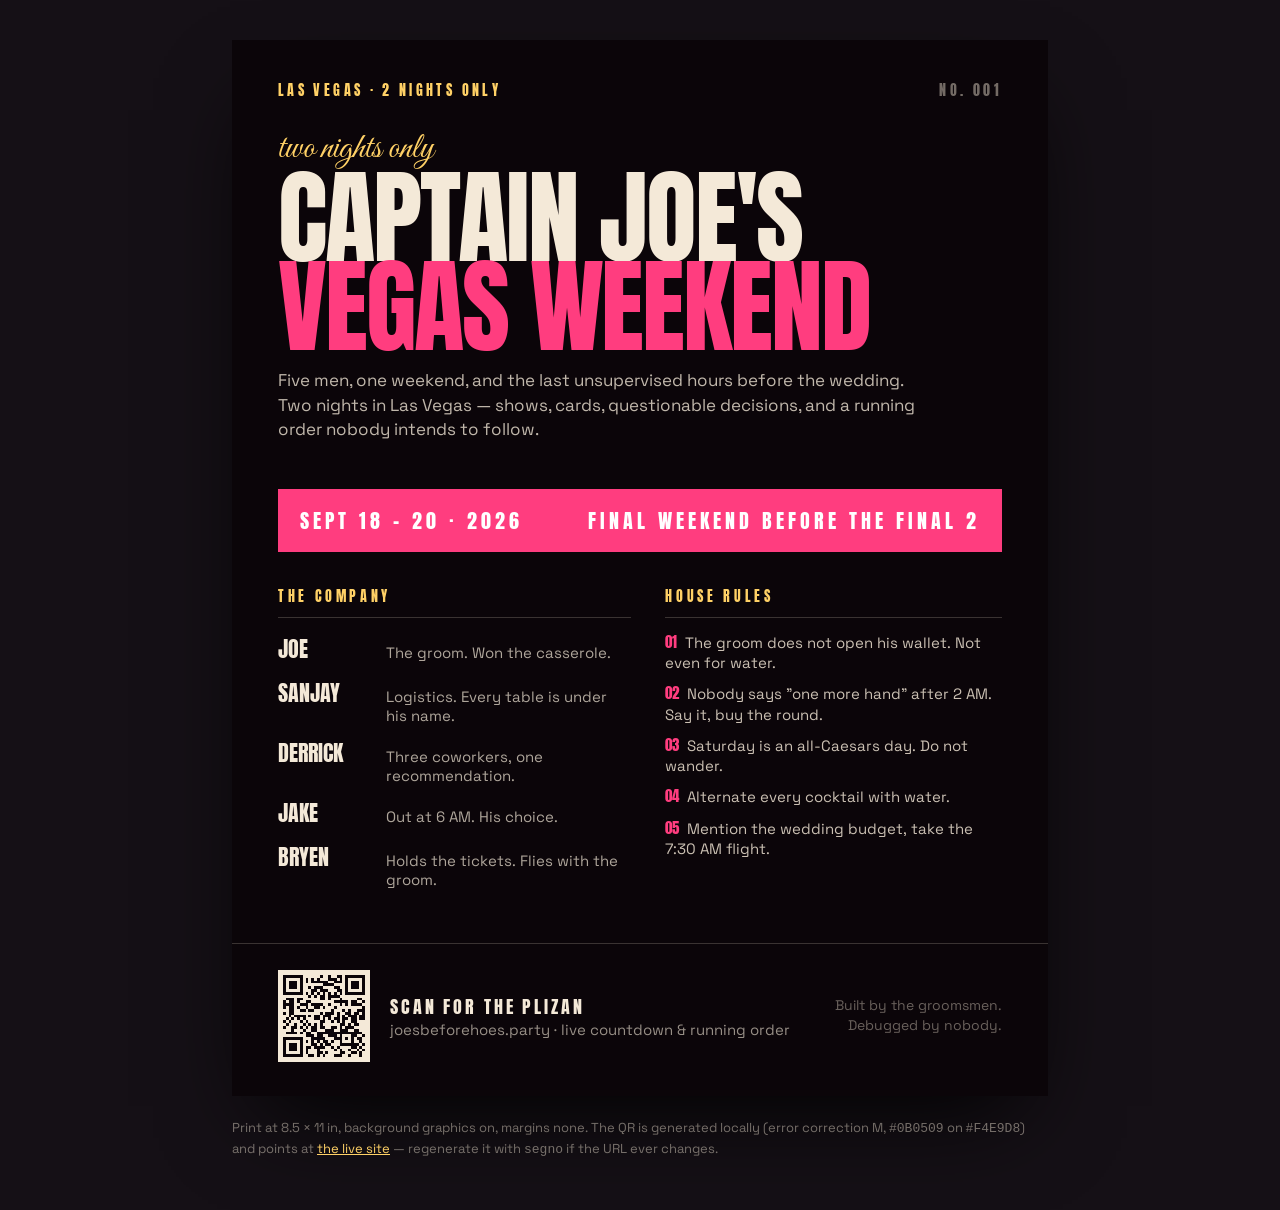
<file: flyer/index.html>
<!DOCTYPE html>
<html lang="en">
<head>
<meta charset="utf-8">
<meta name="viewport" content="width=device-width, initial-scale=1">
<title>Captain Joe's Vegas Weekend — Flyer</title>
<meta name="description" content="Print flyer, 8.5 × 11 in. September 18–20, 2026.">
<meta name="robots" content="noindex, nofollow">
<link rel="icon" href="data:image/svg+xml,<svg xmlns='http://www.w3.org/2000/svg' viewBox='0 0 100 100'><text y='.9em' font-size='90'>🎰</text></svg>">
<link rel="preconnect" href="https://fonts.googleapis.com">
<link rel="preconnect" href="https://fonts.gstatic.com" crossorigin>
<link href="https://fonts.googleapis.com/css2?family=Anton&family=Great+Vibes&family=Space+Grotesk:wght@400;500;700&display=swap" rel="stylesheet">
<link rel="stylesheet" href="../tokens.css">
<style>
/* ─────────────────────────────────────────────────────────────
   1c — 1996 modern show poster. Single-sided 8.5 × 11 in flyer.
   Fixed canvas: 816 × 1056 px (= 8.5 × 11 in at 96 dpi).
   Colours, type and spacing all come from ../tokens.css so the
   flyer and the site stay in step. Edit them there.
   ───────────────────────────────────────────────────────────── */
*{box-sizing:border-box}
body{margin:0;background:#151016;color:var(--cream);font-family:var(--body);
  display:grid;place-items:center;min-height:100vh;padding:40px 20px}

.page{
  width:816px;height:1056px;flex:0 0 auto;
  background:var(--ink);color:var(--cream);
  display:flex;flex-direction:column;overflow:hidden;
  box-shadow:0 40px 90px -30px #000;   /* screen presentation only — dropped in print */
}

/* 1 · eyebrow rule */
.eyebrow{padding:40px var(--gutter) 0;display:flex;justify-content:space-between;
  align-items:baseline;font-family:var(--head);text-transform:uppercase;
  letter-spacing:var(--tr-eyebrow);font-size:14px;color:var(--gold)}
.eyebrow .no{color:var(--t45)}

/* 2 · hero */
.hero{padding:30px var(--gutter) 0}
.kicker{font-family:var(--script);font-size:36px;color:var(--gold);line-height:1;margin-bottom:6px}
.headline{font-family:var(--head);text-transform:uppercase;font-size:104px;
  line-height:.86;letter-spacing:-.02em;color:var(--cream)}
.headline.accent{color:var(--pink)}
.intro{margin-top:16px;max-width:640px;font-size:17px;line-height:1.45;
  color:var(--t78);text-wrap:pretty}

/* 3 · date band */
.band{margin:30px var(--gutter) 0;background:var(--pink);color:var(--white);
  padding:16px 22px;display:flex;justify-content:space-between;align-items:center}
.band div{font-family:var(--head);text-transform:uppercase;letter-spacing:var(--tr-band);font-size:20px}

/* 4 · two-column body */
.body{display:grid;grid-template-columns:1.05fr 1fr;gap:34px;padding:34px var(--gutter) 0}
.col-head{font-family:var(--head);text-transform:uppercase;letter-spacing:var(--tr-header);
  font-size:14px;color:var(--gold);padding-bottom:10px;border-bottom:1px solid var(--hair)}
.company{display:grid;gap:11px;margin-top:14px}
.company div{display:flex;gap:12px;align-items:baseline}
.company .name{font-family:var(--head);text-transform:uppercase;font-size:22px;min-width:96px}
.company .role{font-size:15px;color:var(--t70)}
.rules{display:grid;gap:10px;margin-top:14px;font-size:15px;line-height:1.35;color:var(--t82)}
.rules .n{color:var(--pink);font-family:var(--head)}

/* 5 · footer */
.foot{margin-top:auto;border-top:1px solid var(--hair);padding:26px var(--gutter) 34px;
  display:flex;align-items:center;gap:20px}
.qr{display:block;background:var(--cream);padding:5px;shape-rendering:crispEdges}
.foot .label{font-family:var(--head);text-transform:uppercase;letter-spacing:var(--tr-label);font-size:18px}
.foot .sub{font-size:15px;color:var(--t60);text-wrap:pretty}
.foot .credit{margin-left:auto;flex:0 0 auto;white-space:nowrap;text-align:right;
  font-size:14px;color:var(--t40);line-height:1.4}

/* print: 8.5 × 11 in, full bleed, no screen chrome */
@page{size:8.5in 11in;margin:0}
@media print{
  body{background:var(--ink);display:block;padding:0;min-height:0}
  .page{box-shadow:none;width:8.5in;height:11in}
  .note{display:none}
}
.note{max-width:816px;margin-top:22px;font-size:13px;color:var(--t45);line-height:1.5}
.note a{color:var(--gold)}
</style>
</head>
<body>

<div class="page">

  <div class="eyebrow"><span>Las Vegas · 2 nights only</span><span class="no">No. 001</span></div>

  <div class="hero">
    <div class="kicker">two nights only</div>
    <div class="headline">Captain Joe's</div>
    <div class="headline accent">Vegas Weekend</div>
    <p class="intro">Five men, one weekend, and the last unsupervised hours before the wedding. Two nights in Las Vegas — shows, cards, questionable decisions, and a running order nobody intends to follow.</p>
  </div>

  <div class="band">
    <div>Sept 18 – 20 · 2026</div>
    <div>Final weekend before the final 2</div>
  </div>

  <div class="body">
    <div>
      <div class="col-head">The company</div>
      <div class="company">
        <div><span class="name">Joe</span><span class="role">The groom. Won the casserole.</span></div>
        <div><span class="name">Sanjay</span><span class="role">Logistics. Every table is under his name.</span></div>
        <div><span class="name">Derrick</span><span class="role">Three coworkers, one recommendation.</span></div>
        <div><span class="name">Jake</span><span class="role">Out at 6 AM. His choice.</span></div>
        <div><span class="name">Bryen</span><span class="role">Holds the tickets. Flies with the groom.</span></div>
      </div>
    </div>
    <div>
      <div class="col-head">House rules</div>
      <div class="rules">
        <div><span class="n">01</span> &nbsp;The groom does not open his wallet. Not even for water.</div>
        <div><span class="n">02</span> &nbsp;Nobody says "one more hand" after 2 AM. Say it, buy the round.</div>
        <div><span class="n">03</span> &nbsp;Saturday is an all-Caesars day. Do not wander.</div>
        <div><span class="n">04</span> &nbsp;Alternate every cocktail with water.</div>
        <div><span class="n">05</span> &nbsp;Mention the wedding budget, take the 7:30 AM flight.</div>
      </div>
    </div>
  </div>

  <div class="foot">
    <svg class="qr" xmlns="http://www.w3.org/2000/svg" viewBox="0 0 29 29" width="92" height="92" role="img" aria-label="QR code to the live itinerary"><path stroke="#0b0509" d="M0 0.5h7m6 0h1m2 0h1m2 0h2m1 0h7m-29 1h1m5 0h1m1 0h1m1 0h1m1 0h1m3 0h3m1 0h1m1 0h1m5 0h1m-29 1h1m1 0h3m1 0h1m1 0h1m1 0h6m2 0h3m1 0h1m1 0h3m1 0h1m-29 1h1m1 0h3m1 0h1m7 0h4m4 0h1m1 0h3m1 0h1m-29 1h1m1 0h3m1 0h1m2 0h1m1 0h3m4 0h2m2 0h1m1 0h3m1 0h1m-29 1h1m5 0h1m3 0h2m1 0h3m3 0h2m1 0h1m5 0h1m-29 1h7m1 0h1m1 0h1m1 0h1m1 0h1m1 0h1m1 0h1m1 0h1m1 0h7m-20 1h1m1 0h1m1 0h2m1 0h4m-19 1h3m1 0h2m6 0h2m1 0h1m3 0h1m5 0h2m-28 1h1m1 0h2m1 0h1m2 0h2m8 0h5m1 0h2m2 0h1m-29 1h4m2 0h3m1 0h4m2 0h1m3 0h1m1 0h1m1 0h4m-28 1h1m1 0h2m1 0h1m2 0h1m2 0h2m1 0h1m3 0h1m9 0h1m-27 1h2m2 0h2m1 0h2m6 0h1m3 0h1m1 0h1m2 0h3m-29 1h1m1 0h2m9 0h1m1 0h3m1 0h1m2 0h2m1 0h2m1 0h1m-27 1h1m1 0h4m1 0h1m1 0h2m1 0h3m2 0h1m1 0h1m1 0h3m1 0h2m-28 1h1m1 0h1m1 0h1m1 0h1m3 0h2m1 0h1m1 0h1m1 0h2m1 0h2m1 0h2m1 0h2m-29 1h1m1 0h1m3 0h1m1 0h1m4 0h2m2 0h1m1 0h1m1 0h1m2 0h2m-25 1h1m2 0h1m2 0h1m1 0h1m1 0h1m1 0h1m6 0h2m1 0h1m1 0h2m-27 1h1m2 0h2m1 0h1m1 0h1m1 0h2m1 0h2m2 0h2m1 0h1m1 0h3m-22 1h1m3 0h1m2 0h2m3 0h3m2 0h3m2 0h2m-26 1h4m1 0h1m1 0h2m2 0h16m-20 1h3m1 0h2m2 0h3m1 0h1m3 0h2m2 0h1m-29 1h7m3 0h5m3 0h3m1 0h1m1 0h1m1 0h2m-28 1h1m5 0h1m1 0h1m1 0h1m1 0h1m1 0h2m1 0h1m2 0h1m3 0h1m2 0h1m-28 1h1m1 0h3m1 0h1m3 0h2m1 0h1m1 0h2m3 0h7m1 0h1m-29 1h1m1 0h3m1 0h1m1 0h2m1 0h4m2 0h1m1 0h1m4 0h2m1 0h1m-28 1h1m1 0h3m1 0h1m1 0h1m3 0h1m5 0h1m1 0h1m2 0h1m2 0h1m1 0h1m-29 1h1m5 0h1m1 0h1m3 0h2m1 0h1m4 0h2m2 0h2m1 0h1m-28 1h7m2 0h2m1 0h1m1 0h1m3 0h3m2 0h1m3 0h1"/></svg>
    <div>
      <div class="label">Scan for the plizan</div>
      <div class="sub">joesbeforehoes.party · live countdown &amp; running order</div>
    </div>
    <div class="credit">Built by the groomsmen.<br>Debugged by nobody.</div>
  </div>

</div>

<p class="note">Print at 8.5 × 11 in, background graphics on, margins none. The QR is generated locally
(error correction M, <code>#0B0509</code> on <code>#F4E9D8</code>) and points at
<a href="../index.html">the live site</a> — regenerate it with <code>segno</code> if the URL ever changes.</p>

</body>
</html>
</file>
<file: tokens.css>
/* ─────────────────────────────────────────────────────────────
   CAPTAIN JOE'S VEGAS WEEKEND — shared design tokens
   Design direction: 1c "1996 modern show poster".

   This file is the single source of truth for the look of BOTH
   the site (/index.html) and the print flyer (/flyer/index.html).
   Change a value here and both move together.
   ───────────────────────────────────────────────────────────── */
:root{
  /* ── colour ── */
  --ink:#0B0509;        /* page background, flat — no gradients, no glow */
  --cream:#F4E9D8;      /* primary text, QR plate */
  --pink:#FF3D7F;       /* accent headline line, date band, rule numerals */
  --gold:#FFD166;       /* eyebrow, section headers, script kicker */
  --white:#fff;         /* text on the pink band */

  --t82:rgba(244,233,216,.82);  /* house rules */
  --t78:rgba(244,233,216,.78);  /* intro paragraph */
  --t70:rgba(244,233,216,.70);  /* role descriptions */
  --t60:rgba(244,233,216,.60);  /* sub-labels */
  --t45:rgba(244,233,216,.45);  /* "No. 001" */
  --t40:rgba(244,233,216,.40);  /* footer credit */
  --hair:rgba(244,233,216,.2);  /* section + footer rules */

  /* ── type ── */
  --head:"Anton","Arial Narrow",Impact,sans-serif;
  --body:"Space Grotesk",ui-sans-serif,system-ui,-apple-system,"Segoe UI",sans-serif;
  --script:"Great Vibes","Snell Roundhand",cursive;

  /* tracking, straight off the flyer */
  --tr-eyebrow:.24em;
  --tr-header:.26em;
  --tr-band:.2em;
  --tr-label:.16em;

  /* ── geometry ── */
  --gutter:46px;        /* flyer page gutter; the site scales this down */
  --radius:0;           /* square corners throughout — the flyer has no radii */
}
</file>
